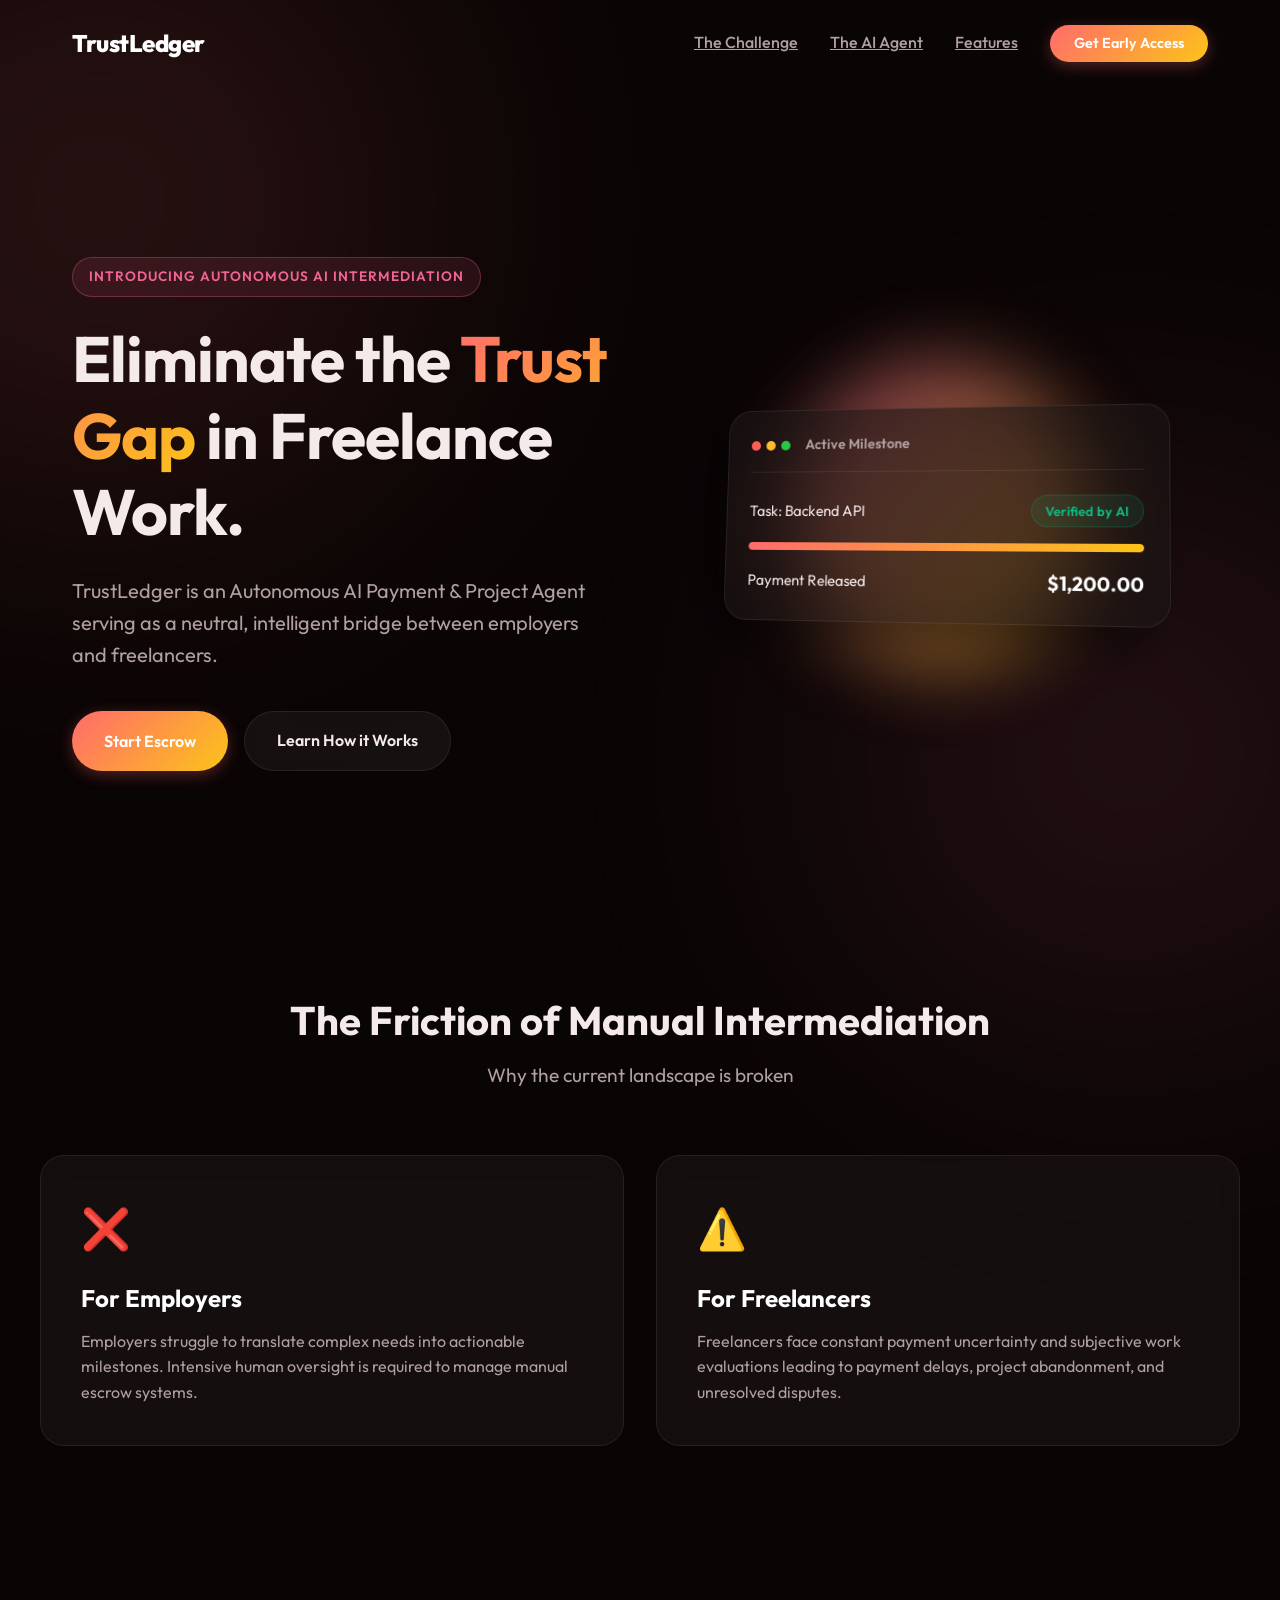
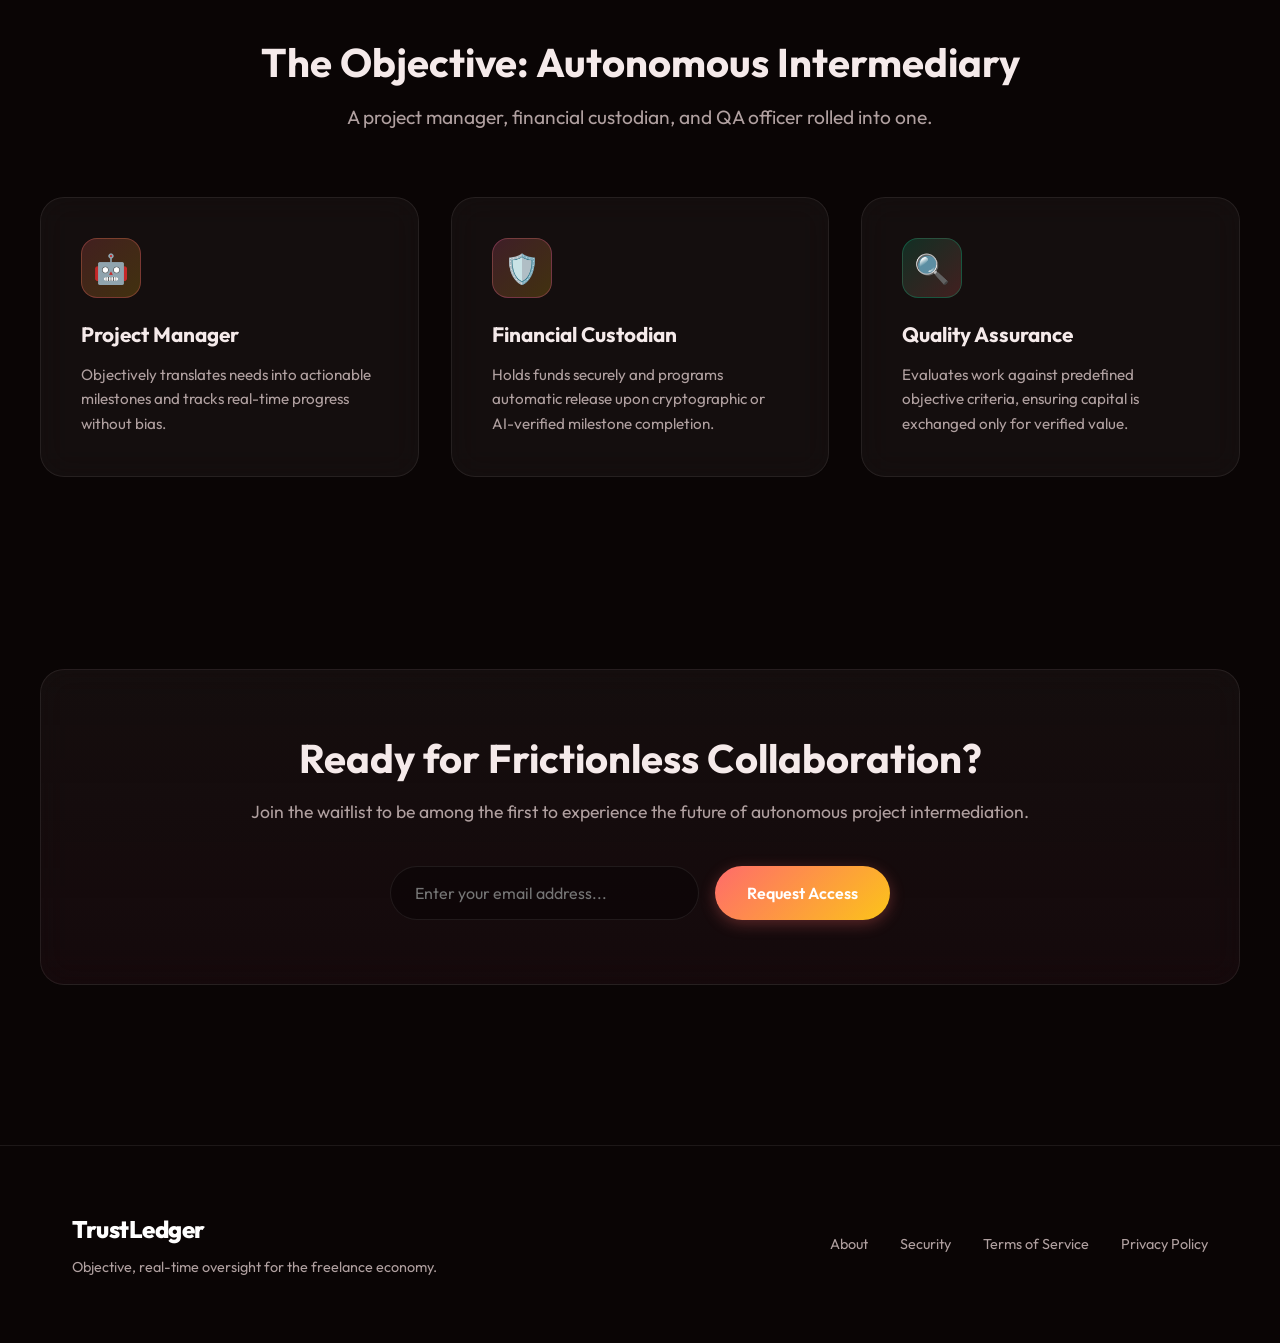
<file: index.html>
<!DOCTYPE html>
<html lang="en">

<head>
    <meta charset="UTF-8">
    <meta name="viewport" content="width=device-width, initial-scale=1.0">
    <title>TrustLedger | Autonomous AI Payment & Project Agent</title>
    <link rel="preconnect" href="https://fonts.googleapis.com">
    <link rel="preconnect" href="https://fonts.gstatic.com" crossorigin>
    <link href="https://fonts.googleapis.com/css2?family=Outfit:wght@300;400;600;700;800&display=swap" rel="stylesheet">
    <link rel="stylesheet" href="styles.css">
</head>

<body>

    <!-- Background Effects -->
    <div class="glow glow-1"></div>
    <div class="glow glow-2"></div>

    <header class="navbar">
        <div class="container nav-content">
            <div class="logo">TrustLedger</div>
            <nav>
                <a href="#problem">The Challenge</a>
                <a href="#solution">The AI Agent</a>
                <a href="#features">Features</a>
                <button id="navGetAccessBtn" class="btn btn-primary btn-sm">Get Early Access</button>
            </nav>
        </div>
    </header>

    <main>
        <!-- Hero Section -->
        <section class="hero container">
            <div class="hero-content">
                <div class="badge">Introducing Autonomous AI Intermediation</div>
                <h1 class="hero-title">Eliminate the <span class="highlight">Trust Gap</span> in Freelance Work.</h1>
                <p class="hero-subtitle">
                    TrustLedger is an Autonomous AI Payment & Project Agent serving as a neutral, intelligent bridge
                    between employers and freelancers.
                </p>
                <div class="hero-actions">
                    <button id="heroStartEscrowBtn" class="btn btn-primary">Start Escrow</button>
                    <a href="#solution" class="btn btn-secondary">Learn How it Works</a>
                </div>
            </div>
            <div class="hero-visual">
                <!-- Abstract UI Representation -->
                <div class="glass-orb"></div>
                <div class="dashboard-mockup glass-panel">
                    <div class="mockup-header">
                        <div class="dots"><span></span><span></span><span></span></div>
                        <div class="title">Active Milestone</div>
                    </div>
                    <div class="mockup-body">
                        <div class="status-row">
                            <span class="label">Task: Backend API</span>
                            <span class="status verified">Verified by AI</span>
                        </div>
                        <div class="progress-bar">
                            <div class="fill" style="width: 100%;"></div>
                        </div>
                        <div class="payment-row">
                            <span class="label">Payment Released</span>
                            <span class="amount">$1,200.00</span>
                        </div>
                    </div>
                </div>
            </div>
        </section>

        <!-- The Problem Section -->
        <section id="problem" class="section container">
            <div class="section-header text-center">
                <h2 class="section-title">The Friction of Manual Intermediation</h2>
                <p class="section-subtitle">Why the current landscape is broken</p>
            </div>
            <div class="grid grid-2">
                <div class="glass-card problem-card">
                    <div class="icon-box">❌</div>
                    <h3>For Employers</h3>
                    <p>Employers struggle to translate complex needs into actionable milestones. Intensive human
                        oversight is required to manage manual escrow systems.</p>
                </div>
                <div class="glass-card problem-card">
                    <div class="icon-box">⚠️</div>
                    <h3>For Freelancers</h3>
                    <p>Freelancers face constant payment uncertainty and subjective work evaluations leading to payment
                        delays, project abandonment, and unresolved disputes.</p>
                </div>
            </div>
        </section>

        <!-- The Solution Section -->
        <section id="solution" class="section container">
            <div class="section-header text-center">
                <h2 class="section-title">The Objective: Autonomous Intermediary</h2>
                <p class="section-subtitle">A project manager, financial custodian, and QA officer rolled into one.</p>
            </div>

            <div class="grid grid-3">
                <div class="glass-card feature-card">
                    <div class="feature-icon gradient-1">🤖</div>
                    <h3>Project Manager</h3>
                    <p>Objectively translates needs into actionable milestones and tracks real-time progress without
                        bias.</p>
                </div>
                <div class="glass-card feature-card">
                    <div class="feature-icon gradient-2">🛡️</div>
                    <h3>Financial Custodian</h3>
                    <p>Holds funds securely and programs automatic release upon cryptographic or AI-verified milestone
                        completion.</p>
                </div>
                <div class="glass-card feature-card">
                    <div class="feature-icon gradient-3">🔍</div>
                    <h3>Quality Assurance</h3>
                    <p>Evaluates work against predefined objective criteria, ensuring capital is exchanged only for
                        verified value.</p>
                </div>
            </div>
        </section>

        <!-- CTA Section -->
        <section class="cta-section container">
            <div class="glass-panel cta-panel text-center">
                <h2>Ready for Frictionless Collaboration?</h2>
                <p>Join the waitlist to be among the first to experience the future of autonomous project
                    intermediation.</p>
                <form class="cta-form" id="waitlistForm">
                    <input type="email" id="emailInput" placeholder="Enter your email address..." required>
                    <button type="submit" class="btn btn-primary" id="submitBtn">Request Access</button>
                </form>
                <div id="formSuccess" class="form-message hidden">
                    <span class="icon">✅</span> You've been added to the waitlist. We'll be in touch!
                </div>
            </div>
        </section>
    </main>

    <footer class="footer">
        <div class="container footer-content">
            <div class="footer-brand">
                <div class="logo">TrustLedger</div>
                <p>Objective, real-time oversight for the freelance economy.</p>
            </div>
            <div class="footer-links">
                <a href="#">About</a>
                <a href="#">Security</a>
                <a href="#">Terms of Service</a>
                <a href="#">Privacy Policy</a>
            </div>
        </div>
    </footer>

    <!-- Role Selection Modal Overlay -->
    <div id="roleSelectionModal" class="modal-overlay">
        <div class="modal-content" style="max-width: 600px; text-align: center;">
            <div class="modal-header" style="justify-content: center; position: relative;">
                <h2 style="margin: 0;">Choose Your Role</h2>
                <button class="modal-close" id="closeRoleModalBtn"
                    style="position: absolute; right: 0; top: -5px;">&times;</button>
            </div>

            <p style="color: var(--text-secondary); margin-bottom: 2rem;">Select how you plan to use TrustLedger to
                customize your dashboard experience.</p>

            <div
                style="display: grid; grid-template-columns: 1fr 1fr; gap: 1.5rem; margin-bottom: 2rem; text-align: left;">
                <div class="role-card" data-role="employer"
                    style="padding: 1.5rem; border: 2px solid var(--border-glass); border-radius: 16px; cursor: pointer; transition: all 0.2s; background: rgba(255,255,255,0.03);">
                    <div style="font-size: 2rem; margin-bottom: 1rem;">🏢</div>
                    <h3 style="margin-bottom: 0.5rem; color: #fff;">Employer / Client</h3>
                    <p style="font-size: 0.85rem; color: var(--text-secondary); margin: 0;">I want to hire talent, fund
                        smart escrows, and oversee project milestones.</p>
                </div>

                <div class="role-card" data-role="freelancer"
                    style="padding: 1.5rem; border: 2px solid var(--border-glass); border-radius: 16px; cursor: pointer; transition: all 0.2s; background: rgba(255,255,255,0.03);">
                    <div style="font-size: 2rem; margin-bottom: 1rem;">💻</div>
                    <h3 style="margin-bottom: 0.5rem; color: #fff;">Freelancer / Talent</h3>
                    <p style="font-size: 0.85rem; color: var(--text-secondary); margin: 0;">I want to complete tasks,
                        submit PRs, and get paid automatically via escrow.</p>
                </div>
            </div>

            <button id="enterDashboardBtn" class="btn btn-primary"
                style="width: 100%; opacity: 0.5; pointer-events: none; transition: opacity 0.3s;">Select a role to
                continue</button>
        </div>
    </div>

    <script src="script.js"></script>
</body>

</html>
</file>
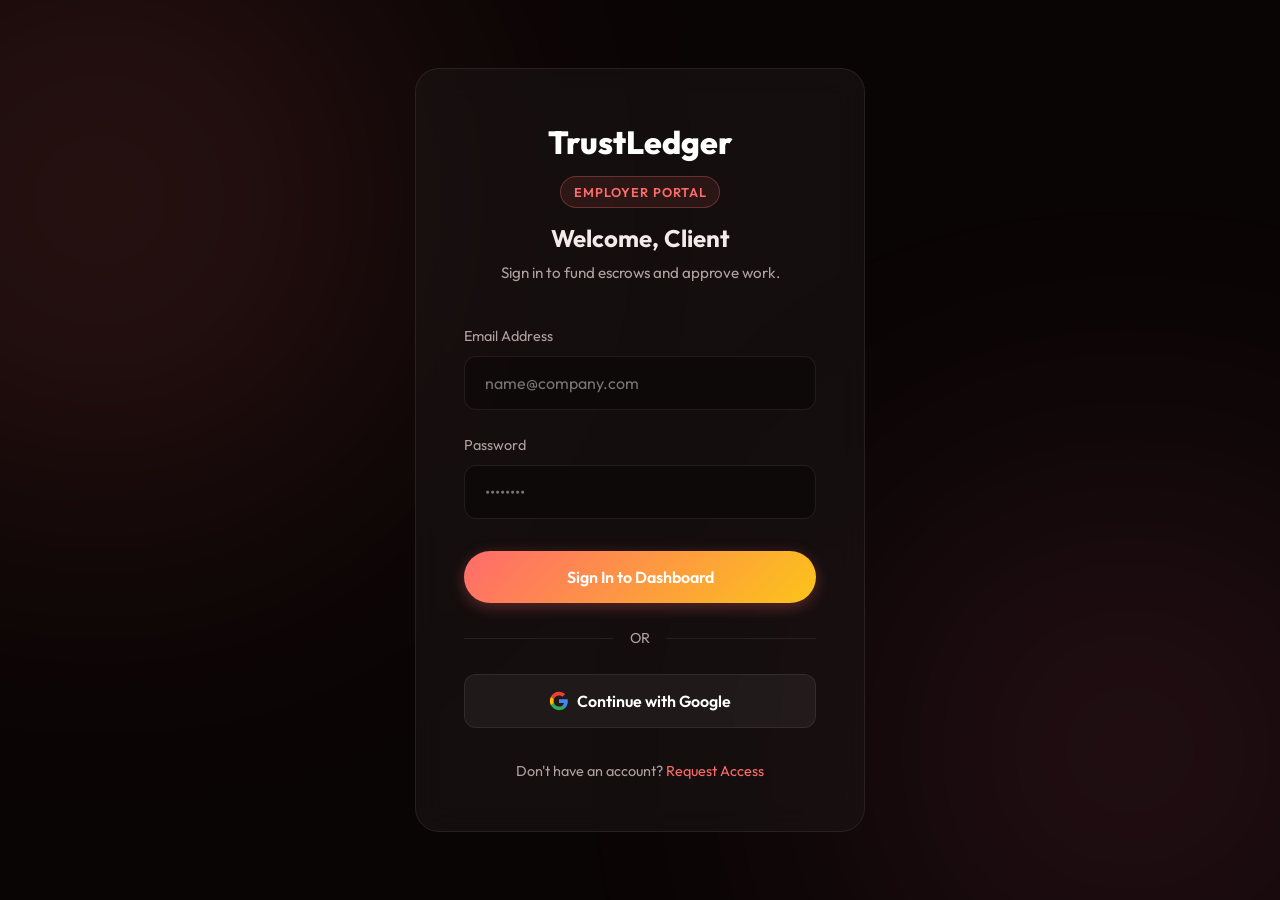
<file: login.html>
<!DOCTYPE html>
<html lang="en">

<head>
    <meta charset="UTF-8">
    <meta name="viewport" content="width=device-width, initial-scale=1.0">
    <title>Login | TrustLedger</title>
    <link rel="preconnect" href="https://fonts.googleapis.com">
    <link rel="preconnect" href="https://fonts.gstatic.com" crossorigin>
    <link href="https://fonts.googleapis.com/css2?family=Outfit:wght@300;400;600;700;800&display=swap" rel="stylesheet">
    <link rel="stylesheet" href="styles.css">
    <style>
        .login-wrapper {
            min-height: 100vh;
            display: flex;
            align-items: center;
            justify-content: center;
            position: relative;
            z-index: 10;
        }

        .login-card {
            width: 100%;
            max-width: 450px;
            padding: 3rem;
        }

        .login-header {
            text-align: center;
            margin-bottom: 2.5rem;
        }

        .login-logo {
            font-size: 2rem;
            font-weight: 800;
            color: #fff;
            margin-bottom: 0.5rem;
            display: inline-block;
        }

        .login-title {
            font-size: 1.5rem;
            margin-bottom: 0.5rem;
        }

        .login-subtitle {
            color: var(--text-secondary);
            font-size: 0.95rem;
        }

        .form-group {
            margin-bottom: 1.5rem;
        }

        .form-group label {
            display: block;
            margin-bottom: 0.5rem;
            color: var(--text-secondary);
            font-size: 0.9rem;
        }

        .form-control {
            width: 100%;
            padding: 1rem 1.25rem;
            background: rgba(0, 0, 0, 0.3);
            border: 1px solid var(--border-glass);
            border-radius: 12px;
            color: #fff;
            font-family: var(--font-main);
            font-size: 1rem;
            transition: border-color 0.3s;
        }

        .form-control:focus {
            outline: none;
            border-color: var(--accent-cyan);
        }

        .login-footer {
            margin-top: 2rem;
            text-align: center;
            font-size: 0.9rem;
            color: var(--text-secondary);
        }

        .login-footer a {
            color: var(--accent-cyan);
            text-decoration: none;
        }

        .login-footer a:hover {
            text-decoration: underline;
        }

        .role-badge {
            display: inline-block;
            padding: 0.3rem 0.8rem;
            border-radius: 50px;
            font-size: 0.8rem;
            font-weight: 600;
            margin-bottom: 1rem;
            text-transform: uppercase;
            letter-spacing: 1px;
        }

        .role-employer {
            background: rgba(255, 107, 107, 0.1);
            color: var(--accent-cyan);
            border: 1px solid rgba(255, 107, 107, 0.3);
        }

        .role-freelancer {
            background: rgba(240, 101, 149, 0.1);
            color: var(--accent-violet);
            border: 1px solid rgba(240, 101, 149, 0.3);
        }
    </style>
</head>

<body>

    <!-- Background Effects -->
    <div class="glow glow-1"></div>
    <div class="glow glow-2"></div>

    <div class="login-wrapper container">
        <div class="glass-card login-card">
            <div class="login-header">
                <a href="index.html" class="login-logo text-center" style="text-decoration: none;">TrustLedger</a>
                <div id="roleBadgeContainer">
                    <span class="role-badge role-employer" id="roleBadge" style="display: none;">Employer Portal</span>
                </div>
                <h1 class="login-title" id="loginTitle">Welcome Back</h1>
                <p class="login-subtitle" id="loginSubtitle">Sign in to manage your autonomous escrows.</p>
            </div>

            <form id="loginForm">
                <div class="form-group">
                    <label for="email">Email Address</label>
                    <input type="email" id="email" class="form-control" placeholder="name@company.com" required>
                </div>
                <div class="form-group">
                    <label for="password">Password</label>
                    <input type="password" id="password" class="form-control" placeholder="••••••••" required>
                </div>
                <button type="submit" class="btn btn-primary" style="width: 100%; margin-top: 0.5rem;" id="loginBtn">
                    Sign In to Dashboard
                </button>
                    
                <div style="display: flex; align-items: center; justify-content: center; margin: 1.5rem 0;">
                    <hr style="flex-grow: 1; border: none; border-top: 1px solid var(--border-glass);">
                    <span style="padding: 0 1rem; color: var(--text-secondary); font-size: 0.9rem;">OR</span>
                    <hr style="flex-grow: 1; border: none; border-top: 1px solid var(--border-glass);">
                </div>

                <button type="button" id="googleLoginBtn" class="btn btn-outline" style="width: 100%; display: flex; align-items: center; justify-content: center; gap: 0.5rem; background: rgba(255, 255, 255, 0.05); border: 1px solid var(--border-glass); padding: 1rem 1.25rem; border-radius: 12px; color: #fff; cursor: pointer; transition: all 0.3s ease;">
                    <svg width="20" height="20" viewBox="0 0 24 24" fill="none" xmlns="http://www.w3.org/2000/svg">
                        <path d="M22.56 12.25c0-.78-.07-1.53-.2-2.25H12v4.26h5.92c-.26 1.37-1.04 2.53-2.21 3.31v2.77h3.57c2.08-1.92 3.28-4.74 3.28-8.09z" fill="#4285F4"/>
                        <path d="M12 23c2.97 0 5.46-.98 7.28-2.66l-3.57-2.77c-.98.66-2.23 1.06-3.71 1.06-2.86 0-5.29-1.93-6.16-4.53H2.18v2.84C3.99 20.53 7.7 23 12 23z" fill="#34A853"/>
                        <path d="M5.84 14.09c-.22-.66-.35-1.36-.35-2.09s.13-1.43.35-2.09V7.07H2.18C1.43 8.55 1 10.22 1 12s.43 3.45 1.18 4.93l2.85-2.22.81-.62z" fill="#FBBC05"/>
                        <path d="M12 5.38c1.62 0 3.06.56 4.21 1.64l3.15-3.15C17.45 2.09 14.97 1 12 1 7.7 1 3.99 3.47 2.18 7.07l3.66 2.84c.87-2.6 3.3-4.53 6.16-4.53z" fill="#EA4335"/>
                    </svg>
                    Continue with Google
                </button>
            </form>

            <div class="login-footer">
                <p>Don't have an account? <a href="index.html">Request Access</a></p>
            </div>
        </div>
    </div>

    <script>
        document.addEventListener('DOMContentLoaded', () => {
            const role = localStorage.getItem('trustledgerRole') || 'employer';

            const badge = document.getElementById('roleBadge');
            const title = document.getElementById('loginTitle');
            const subtitle = document.getElementById('loginSubtitle');
            const emailInput = document.getElementById('email');

            badge.style.display = 'inline-block';

            if (role === 'freelancer') {
                badge.className = 'role-badge role-freelancer';
                badge.textContent = 'Freelancer Portal';
                title.textContent = 'Welcome, Talent';
                subtitle.textContent = 'Sign in to view your milestones and get paid.';
                emailInput.placeholder = 'you@portfolio.com';
            } else {
                badge.className = 'role-badge role-employer';
                badge.textContent = 'Employer Portal';
                title.textContent = 'Welcome, Client';
                subtitle.textContent = 'Sign in to fund escrows and approve work.';
                emailInput.placeholder = 'name@company.com';
            }

            document.getElementById('loginForm').addEventListener('submit', (e) => {
                e.preventDefault();
                const btn = document.getElementById('loginBtn');
                btn.textContent = 'Authenticating...';
                btn.disabled = true;

                // Simulate login delay
                setTimeout(() => {
                    window.location.href = 'dashboard.html';
                }, 800);
            });
            
            // Google Login Logic
            document.getElementById('googleLoginBtn').addEventListener('click', function() {
                const originalText = this.innerHTML;
                this.innerHTML = "Authenticating...";
                this.disabled = true;

                setTimeout(() => {
                    window.location.href = 'dashboard.html';
                }, 800);
            });
        });
    </script>
</body>

</html>
</file>
<file: styles.css>
/* Reset & Custom Properties */
:root {
    --bg-dark: #0a0505;
    --bg-panel: rgba(28, 20, 20, 0.6);
    --border-glass: rgba(255, 255, 255, 0.08);
    --text-primary: #f5eaea;
    --text-secondary: #b0a0a0;

    --accent-cyan: #ff6b6b;
    /* Formerly cyan, now coral/orange */
    --accent-violet: #f06595;
    /* Formerly violet, now pink */
    --accent-blue: #fcc419;
    /* Formerly blue, now yellow */

    --success: #10b981;
    --danger: #ef4444;

    --font-main: 'Outfit', sans-serif;

    --gradient-primary: linear-gradient(135deg, var(--accent-cyan), var(--accent-blue));
    --gradient-secondary: linear-gradient(135deg, var(--accent-violet), var(--accent-blue));
}

* {
    margin: 0;
    padding: 0;
    box-sizing: border-box;
}

html {
    scroll-behavior: smooth;
}

body {
    font-family: var(--font-main);
    background-color: var(--bg-dark);
    color: var(--text-primary);
    line-height: 1.6;
    overflow-x: hidden;
    position: relative;
    min-height: 100vh;
}

/* Background Glow Effects */
.glow {
    position: fixed;
    border-radius: 50%;
    filter: blur(150px);
    z-index: -1;
    opacity: 0.15;
    animation: float 20s infinite ease-in-out alternate;
}

.glow-1 {
    width: 600px;
    height: 600px;
    background: var(--accent-cyan);
    top: -100px;
    left: -200px;
}

.glow-2 {
    width: 500px;
    height: 500px;
    background: var(--accent-violet);
    bottom: -100px;
    right: -100px;
    animation-delay: -5s;
}

@keyframes float {
    0% {
        transform: translate(0, 0);
    }

    100% {
        transform: translate(50px, 50px);
    }
}

/* Layout Classes */
.container {
    max-width: 1200px;
    margin: 0 auto;
    padding: 0 2rem;
}

.section {
    padding: 6rem 0;
}

.text-center {
    text-align: center;
}

.grid {
    display: grid;
    gap: 2rem;
}

.grid-2 {
    grid-template-columns: repeat(auto-fit, minmax(400px, 1fr));
}

.grid-3 {
    grid-template-columns: repeat(auto-fit, minmax(300px, 1fr));
}

/* Typography */
h1,
h2,
h3 {
    line-height: 1.2;
    font-weight: 700;
}

.highlight {
    background: var(--gradient-primary);
    -webkit-background-clip: text;
    -webkit-text-fill-color: transparent;
    background-clip: text;
}

/* UI Elements */
.btn {
    display: inline-block;
    padding: 1rem 2rem;
    border-radius: 50px;
    text-decoration: none;
    font-weight: 600;
    transition: all 0.3s ease;
    cursor: pointer;
    border: none;
    font-size: 1rem;
    font-family: var(--font-main);
}

.btn-sm {
    padding: 0.6rem 1.5rem;
    font-size: 0.9rem;
}

.btn-primary {
    background: var(--gradient-primary);
    color: #fff;
    box-shadow: 0 4px 15px rgba(255, 107, 107, 0.3);
    /* Update box shadow color */
}

.btn-primary:hover {
    transform: translateY(-2px);
    box-shadow: 0 6px 20px rgba(255, 107, 107, 0.4);
}

.btn-secondary {
    background: rgba(255, 255, 255, 0.05);
    color: var(--text-primary);
    border: 1px solid var(--border-glass);
    backdrop-filter: blur(10px);
}

.btn-secondary:hover {
    background: rgba(255, 255, 255, 0.1);
    transform: translateY(-2px);
}

.badge {
    display: inline-block;
    padding: 0.5rem 1rem;
    background: rgba(240, 101, 149, 0.1);
    /* Update to pink */
    border: 1px solid rgba(240, 101, 149, 0.3);
    color: var(--accent-violet);
    border-radius: 50px;
    font-size: 0.85rem;
    font-weight: 600;
    letter-spacing: 1px;
    text-transform: uppercase;
    margin-bottom: 1.5rem;
}

/* Glassmorphism Classes */
.glass-panel,
.glass-card {
    background: var(--bg-panel);
    backdrop-filter: blur(16px);
    -webkit-backdrop-filter: blur(16px);
    border: 1px solid var(--border-glass);
    border-radius: 24px;
}

.glass-card {
    padding: 2.5rem;
    transition: transform 0.3s ease, box-shadow 0.3s ease, border-color 0.3s ease;
}

.glass-card:hover {
    transform: translateY(-5px);
    border-color: rgba(255, 255, 255, 0.2);
    box-shadow: 0 10px 30px rgba(0, 0, 0, 0.5);
}

/* Navbar */
.navbar {
    position: fixed;
    top: 0;
    left: 0;
    width: 100%;
    padding: 1.5rem 0;
    z-index: 100;
    transition: background 0.3s ease, backdrop-filter 0.3s ease;
}

.navbar.scrolled {
    background: rgba(7, 7, 10, 0.8);
    backdrop-filter: blur(12px);
    border-bottom: 1px solid var(--border-glass);
    padding: 1rem 0;
}

.nav-content {
    display: flex;
    justify-content: space-between;
    align-items: center;
}

.logo {
    font-size: 1.5rem;
    font-weight: 800;
    letter-spacing: -0.5px;
    color: #fff;
}

nav {
    display: flex;
    align-items: center;
    gap: 2rem;
}

nav a:not(.btn) {
    color: var(--text-secondary);
    text-decoration: node;
    font-weight: 500;
    transition: color 0.3s ease;
}

nav a:not(.btn):hover {
    color: #fff;
}

/* Hero Section */
.hero {
    min-height: 100vh;
    display: flex;
    align-items: center;
    padding-top: 8rem;
    gap: 4rem;
}

.hero-content {
    flex: 1;
}

.hero-title {
    font-size: clamp(3rem, 5vw, 4.5rem);
    margin-bottom: 1.5rem;
    letter-spacing: -1px;
}

.hero-subtitle {
    font-size: 1.25rem;
    color: var(--text-secondary);
    margin-bottom: 2.5rem;
    max-width: 600px;
}

.hero-actions {
    display: flex;
    gap: 1rem;
}

.hero-visual {
    flex: 1;
    position: relative;
    display: flex;
    justify-content: center;
    align-items: center;
}

/* Abstract Mockup Elements */
.glass-orb {
    position: absolute;
    width: 300px;
    height: 300px;
    background: var(--gradient-secondary);
    border-radius: 50%;
    filter: blur(40px);
    opacity: 0.6;
    animation: pulse 4s infinite alternate;
}

@keyframes pulse {
    0% {
        transform: scale(1);
        opacity: 0.5;
    }

    100% {
        transform: scale(1.1);
        opacity: 0.7;
    }
}

.dashboard-mockup {
    position: relative;
    width: 100%;
    max-width: 450px;
    z-index: 2;
    padding: 1.5rem;
    transform: perspective(1000px) rotateY(-10deg) rotateX(5deg);
    box-shadow: -20px 20px 40px rgba(0, 0, 0, 0.5);
    transition: transform 0.5s ease;
}

.dashboard-mockup:hover {
    transform: perspective(1000px) rotateY(-5deg) rotateX(2deg);
}

.mockup-header {
    display: flex;
    align-items: center;
    margin-bottom: 1.5rem;
    padding-bottom: 1rem;
    border-bottom: 1px solid var(--border-glass);
}

.dots {
    display: flex;
    gap: 6px;
    margin-right: 1rem;
}

.dots span {
    width: 10px;
    height: 10px;
    border-radius: 50%;
    background: #444;
}

.dots span:nth-child(1) {
    background: #ff5f56;
}

.dots span:nth-child(2) {
    background: #ffbd2e;
}

.dots span:nth-child(3) {
    background: #27c93f;
}

.mockup-header .title {
    font-size: 0.9rem;
    font-weight: 600;
    color: var(--text-secondary);
}

.mockup-body {
    display: flex;
    flex-direction: column;
    gap: 1rem;
}

.status-row,
.payment-row {
    display: flex;
    justify-content: space-between;
    align-items: center;
    font-size: 0.95rem;
}

.status {
    padding: 0.3rem 0.8rem;
    border-radius: 20px;
    font-size: 0.8rem;
    font-weight: 600;
}

.status.verified {
    background: rgba(16, 185, 129, 0.1);
    color: var(--success);
    border: 1px solid rgba(16, 185, 129, 0.2);
}

.progress-bar {
    height: 8px;
    background: rgba(255, 255, 255, 0.05);
    border-radius: 4px;
    overflow: hidden;
}

.progress-bar .fill {
    height: 100%;
    background: var(--gradient-primary);
    border-radius: 4px;
    box-shadow: 0 0 10px var(--accent-cyan);
}

.amount {
    font-size: 1.2rem;
    font-weight: 700;
    color: #fff;
}

/* Sections */
.section-header {
    margin-bottom: 4rem;
}

.section-title {
    font-size: 2.5rem;
    margin-bottom: 1rem;
}

.section-subtitle {
    font-size: 1.2rem;
    color: var(--text-secondary);
}

.icon-box {
    font-size: 2.5rem;
    margin-bottom: 1.5rem;
}

.problem-card h3 {
    font-size: 1.5rem;
    margin-bottom: 1rem;
    color: #fff;
}

.problem-card p {
    color: var(--text-secondary);
}

.feature-icon {
    width: 60px;
    height: 60px;
    border-radius: 16px;
    display: flex;
    align-items: center;
    justify-content: center;
    font-size: 1.8rem;
    margin-bottom: 1.5rem;
}

.gradient-1 {
    background: linear-gradient(135deg, rgba(255, 107, 107, 0.2), rgba(252, 196, 25, 0.2));
    border: 1px solid rgba(255, 107, 107, 0.3);
}

.gradient-2 {
    background: linear-gradient(135deg, rgba(240, 101, 149, 0.2), rgba(252, 196, 25, 0.2));
    border: 1px solid rgba(240, 101, 149, 0.3);
}

.gradient-3 {
    background: linear-gradient(135deg, rgba(16, 185, 129, 0.2), rgba(255, 107, 107, 0.2));
    border: 1px solid rgba(16, 185, 129, 0.3);
}

.feature-card h3 {
    font-size: 1.3rem;
    margin-bottom: 1rem;
}

.feature-card p {
    color: var(--text-secondary);
    font-size: 0.95rem;
}

/* CTA Section */
.cta-section {
    padding: 6rem 0;
}

.cta-panel {
    padding: 4rem 2rem;
    background: linear-gradient(180deg, var(--bg-panel), rgba(240, 101, 149, 0.05));
}

.cta-panel h2 {
    font-size: 2.5rem;
    margin-bottom: 1rem;
}

.cta-panel p {
    color: var(--text-secondary);
    margin-bottom: 2.5rem;
    font-size: 1.1rem;
}

.cta-form {
    display: flex;
    gap: 1rem;
    max-width: 500px;
    margin: 0 auto;
}

.cta-form input {
    flex: 1;
    padding: 1rem 1.5rem;
    border-radius: 50px;
    border: 1px solid var(--border-glass);
    background: rgba(0, 0, 0, 0.3);
    color: #fff;
    font-family: var(--font-main);
    font-size: 1rem;
}

.cta-form input:focus {
    outline: none;
    border-color: var(--accent-cyan);
}

/* Footer */
.footer {
    border-top: 1px solid var(--border-glass);
    padding: 4rem 0;
    margin-top: 4rem;
}

.footer-content {
    display: flex;
    justify-content: space-between;
    align-items: center;
    flex-wrap: wrap;
    gap: 2rem;
}

.footer-brand p {
    color: var(--text-secondary);
    font-size: 0.9rem;
    margin-top: 0.5rem;
}

.footer-links {
    display: flex;
    gap: 2rem;
}

.footer-links a {
    color: var(--text-secondary);
    text-decoration: none;
    font-size: 0.9rem;
    transition: color 0.3s;
}

.footer-links a:hover {
    color: #fff;
}

/* Responsive */
@media (max-width: 900px) {
    .hero {
        flex-direction: column;
        text-align: center;
        padding-top: 10rem;
    }

    .hero-subtitle {
        margin: 0 auto 2.5rem;
    }

    .hero-actions {
        justify-content: center;
    }

    nav {
        display: none;
        /* Hide on mobile for simplicity in this demo */
    }

    .cta-form {
        flex-direction: column;
    }
}

/* Waitlist Form Success State */
.form-message {
    margin-top: 1rem;
    padding: 1rem;
    border-radius: 12px;
    background: rgba(16, 185, 129, 0.1);
    color: var(--success);
    border: 1px solid rgba(16, 185, 129, 0.2);
    display: flex;
    align-items: center;
    justify-content: center;
    gap: 0.5rem;
    font-weight: 500;
}

.form-message.hidden {
    display: none;
}

/* Dashboard Layout */
.dashboard-body {
    background: #040406;
}

.dashboard-layout {
    display: flex;
    min-height: 100vh;
}

.sidebar {
    width: 260px;
    border-radius: 0;
    border-top: none;
    border-bottom: none;
    border-left: none;
    display: flex;
    flex-direction: column;
}

.sidebar-header {
    padding: 2rem 1.5rem;
    border-bottom: 1px solid var(--border-glass);
}

.sidebar-nav {
    flex: 1;
    display: flex;
    flex-direction: column;
    padding: 1.5rem 1rem;
    gap: 0.5rem;
}

.nav-item {
    padding: 0.8rem 1rem;
    border-radius: 8px;
    color: var(--text-secondary);
    text-decoration: none;
    display: flex;
    align-items: center;
    gap: 1rem;
    transition: all 0.2s;
    font-weight: 500;
}

.nav-item:hover,
.nav-item.active {
    background: rgba(255, 255, 255, 0.05);
    color: #fff;
}

.nav-item.active {
    border-left: 3px solid var(--accent-cyan);
}

.sidebar-footer {
    padding: 1.5rem 1rem;
    border-top: 1px solid var(--border-glass);
}

.text-danger {
    color: var(--danger) !important;
}

/* Main Content Area */
.dashboard-main {
    flex: 1;
    display: flex;
    flex-direction: column;
}

.dashboard-header {
    height: 70px;
    border-radius: 0;
    border-top: none;
    border-right: none;
    display: flex;
    justify-content: space-between;
    align-items: center;
    padding: 0 2rem;
}

.header-search input {
    background: transparent;
    border: none;
    color: #fff;
    font-family: var(--font-main);
    width: 300px;
}

.header-search input:focus {
    outline: none;
}

.header-user {
    display: flex;
    align-items: center;
    gap: 1rem;
}

.user-avatar {
    width: 36px;
    height: 36px;
    border-radius: 50%;
    background: var(--gradient-secondary);
    display: flex;
    align-items: center;
    justify-content: center;
    font-weight: 700;
    font-size: 0.9rem;
}

.dashboard-content {
    padding: 2rem;
    flex: 1;
    max-width: 1200px;
    width: 100%;
    margin: 0 auto;
}

.dashboard-title-row {
    display: flex;
    justify-content: space-between;
    align-items: center;
    margin-bottom: 2rem;
}

.dashboard-title-row h1 {
    font-size: 1.5rem;
}

.badge-active {
    background: rgba(252, 196, 25, 0.1);
    color: var(--accent-blue);
    border-color: rgba(252, 196, 25, 0.3);
    margin: 0;
    padding: 0.3rem 0.8rem;
    border-radius: 4px;
}

/* Stat Cards */
.top-stats {
    margin-bottom: 2rem;
}

.stat-card {
    padding: 1.5rem;
}

.stat-label {
    display: block;
    color: var(--text-secondary);
    font-size: 0.9rem;
    margin-bottom: 0.5rem;
}

.stat-value {
    font-size: 2rem;
    margin-bottom: 0.5rem;
}

.text-accent {
    color: var(--accent-cyan);
}

.stat-trend {
    font-size: 0.85rem;
    color: var(--text-secondary);
}

.stat-trend.positive {
    color: var(--success);
}

/* Agent Panel */
.agent-panel {
    border: 1px solid var(--border-glass);
}

.panel-header {
    padding: 1rem 1.5rem;
    border-bottom: 1px solid var(--border-glass);
    background: rgba(0, 0, 0, 0.2);
    border-radius: 24px 24px 0 0;
}

.panel-header h3 {
    font-size: 1.1rem;
    font-weight: 600;
}

.panel-body {
    padding: 1.5rem;
    font-family: monospace;
    font-size: 0.95rem;
    color: var(--text-secondary);
    min-height: 200px;
    background: #0a0a0f;
    border-radius: 0 0 24px 24px;
}

.log-entry {
    margin-bottom: 0.8rem;
    display: flex;
    gap: 1rem;
}

.timestamp {
    color: #555;
    width: 90px;
    flex-shrink: 0;
}

.log-entry.success .log-text {
    color: var(--success);
}

.log-entry.action-req .log-text {
    color: var(--accent-cyan);
    font-weight: bold;
}

.mt-4 {
    margin-top: 2rem;
}

/* Dashboard Views */
.dashboard-view.hidden {
    display: none;
}

/* --- AESTHETIC POLISH --- */

/* Sidebar Enhancements */
.sidebar {
    background: linear-gradient(180deg, rgba(20, 20, 28, 0.95) 0%, rgba(10, 10, 15, 0.95) 100%);
    border-right: 1px solid rgba(255, 255, 255, 0.05);
    box-shadow: 5px 0 15px rgba(0, 0, 0, 0.2);
}

.sidebar-header .logo {
    background: var(--gradient-primary);
    -webkit-background-clip: text;
    -webkit-text-fill-color: transparent;
    font-size: 1.8rem;
}

.nav-item {
    margin-bottom: 0.5rem;
    position: relative;
    overflow: hidden;
}

.nav-item::before {
    content: '';
    position: absolute;
    top: 0;
    left: 0;
    width: 100%;
    height: 100%;
    background: var(--gradient-primary);
    opacity: 0;
    transition: opacity 0.3s;
    z-index: -1;
    border-radius: 8px;
}

.nav-item:hover::before {
    opacity: 0.1;
}

.nav-item.active {
    background: rgba(0, 240, 255, 0.1);
    border-left: 4px solid var(--accent-cyan);
    box-shadow: inset 20px 0 20px -20px var(--accent-cyan);
}

/* Header Enhancements */
.dashboard-header {
    background: rgba(10, 10, 15, 0.8);
    backdrop-filter: blur(20px);
    border-bottom: 1px solid rgba(255, 255, 255, 0.05);
}

.header-search input {
    background: rgba(255, 255, 255, 0.03);
    padding: 0.8rem 1.5rem;
    border-radius: 20px;
    border: 1px solid rgba(255, 255, 255, 0.05);
    transition: all 0.3s;
}

.header-search input:focus {
    background: rgba(255, 255, 255, 0.08);
    border-color: var(--accent-cyan);
    box-shadow: 0 0 15px rgba(0, 240, 255, 0.2);
}

.user-avatar {
    box-shadow: 0 0 15px rgba(138, 43, 226, 0.4);
    border: 2px solid rgba(255, 255, 255, 0.1);
}

/* Content Cards Enhancements */
.stat-card {
    background: linear-gradient(135deg, rgba(30, 30, 42, 0.6) 0%, rgba(20, 20, 30, 0.6) 100%);
    border-top: 1px solid rgba(255, 255, 255, 0.1);
    position: relative;
    overflow: hidden;
}

.stat-card::after {
    content: '';
    position: absolute;
    top: -50%;
    left: -50%;
    width: 200%;
    height: 200%;
    background: radial-gradient(circle, rgba(255, 255, 255, 0.03) 0%, transparent 60%);
    opacity: 0;
    transition: opacity 0.5s;
    pointer-events: none;
}

.stat-card:hover::after {
    opacity: 1;
}

.dashboard-title-row h1 {
    font-size: 2rem;
    text-shadow: 0 2px 10px rgba(0, 0, 0, 0.5);
}

/* Agent Panel Glow */
.agent-panel {
    box-shadow: 0 10px 30px rgba(0, 0, 0, 0.5), inset 0 0 0 1px rgba(255, 255, 255, 0.05);
    background: linear-gradient(180deg, rgba(20, 20, 28, 0.8) 0%, rgba(10, 10, 15, 0.9) 100%);
}

.panel-header {
    background: linear-gradient(90deg, rgba(0, 240, 255, 0.05) 0%, transparent 100%);
    border-bottom-color: rgba(0, 240, 255, 0.2);
}

.log-entry {
    padding: 0.5rem;
    border-radius: 4px;
    transition: background 0.2s;
}

.log-entry:hover {
    background: rgba(255, 255, 255, 0.02);
}

/* Modal Styles */
.modal-overlay {
    position: fixed;
    top: 0;
    left: 0;
    width: 100%;
    height: 100%;
    background: rgba(0, 0, 0, 0.7);
    backdrop-filter: blur(8px);
    z-index: 1000;
    display: flex;
    justify-content: center;
    align-items: center;
    opacity: 0;
    visibility: hidden;
    transition: opacity 0.3s ease, visibility 0.3s ease;
}

.modal-overlay.active {
    opacity: 1;
    visibility: visible;
}

.modal-content {
    background: var(--bg-panel);
    border: 1px solid var(--border-glass);
    border-radius: 24px;
    padding: 2.5rem;
    width: 100%;
    max-width: 450px;
    transform: translateY(20px) scale(0.95);
    transition: transform 0.3s cubic-bezier(0.175, 0.885, 0.32, 1.275);
    box-shadow: 0 20px 50px rgba(0, 0, 0, 0.5);
}

.modal-overlay.active .modal-content {
    transform: translateY(0) scale(1);
}

.modal-header {
    display: flex;
    justify-content: space-between;
    align-items: center;
    margin-bottom: 1.5rem;
    border-bottom: 1px solid var(--border-glass);
    padding-bottom: 1rem;
}

.modal-header h3 {
    margin: 0;
    font-size: 1.2rem;
}

.modal-close {
    background: transparent;
    border: none;
    color: var(--text-secondary);
    font-size: 1.5rem;
    cursor: pointer;
    transition: color 0.2s;
    line-height: 1;
}

.modal-close:hover {
    color: #fff;
}

/* Role Selection Cards */
.role-card:hover {
    border-color: rgba(0, 240, 255, 0.3) !important;
    background: rgba(255, 255, 255, 0.05) !important;
    transform: translateY(-2px);
    box-shadow: 0 5px 15px rgba(0, 0, 0, 0.2);
}
</file>
